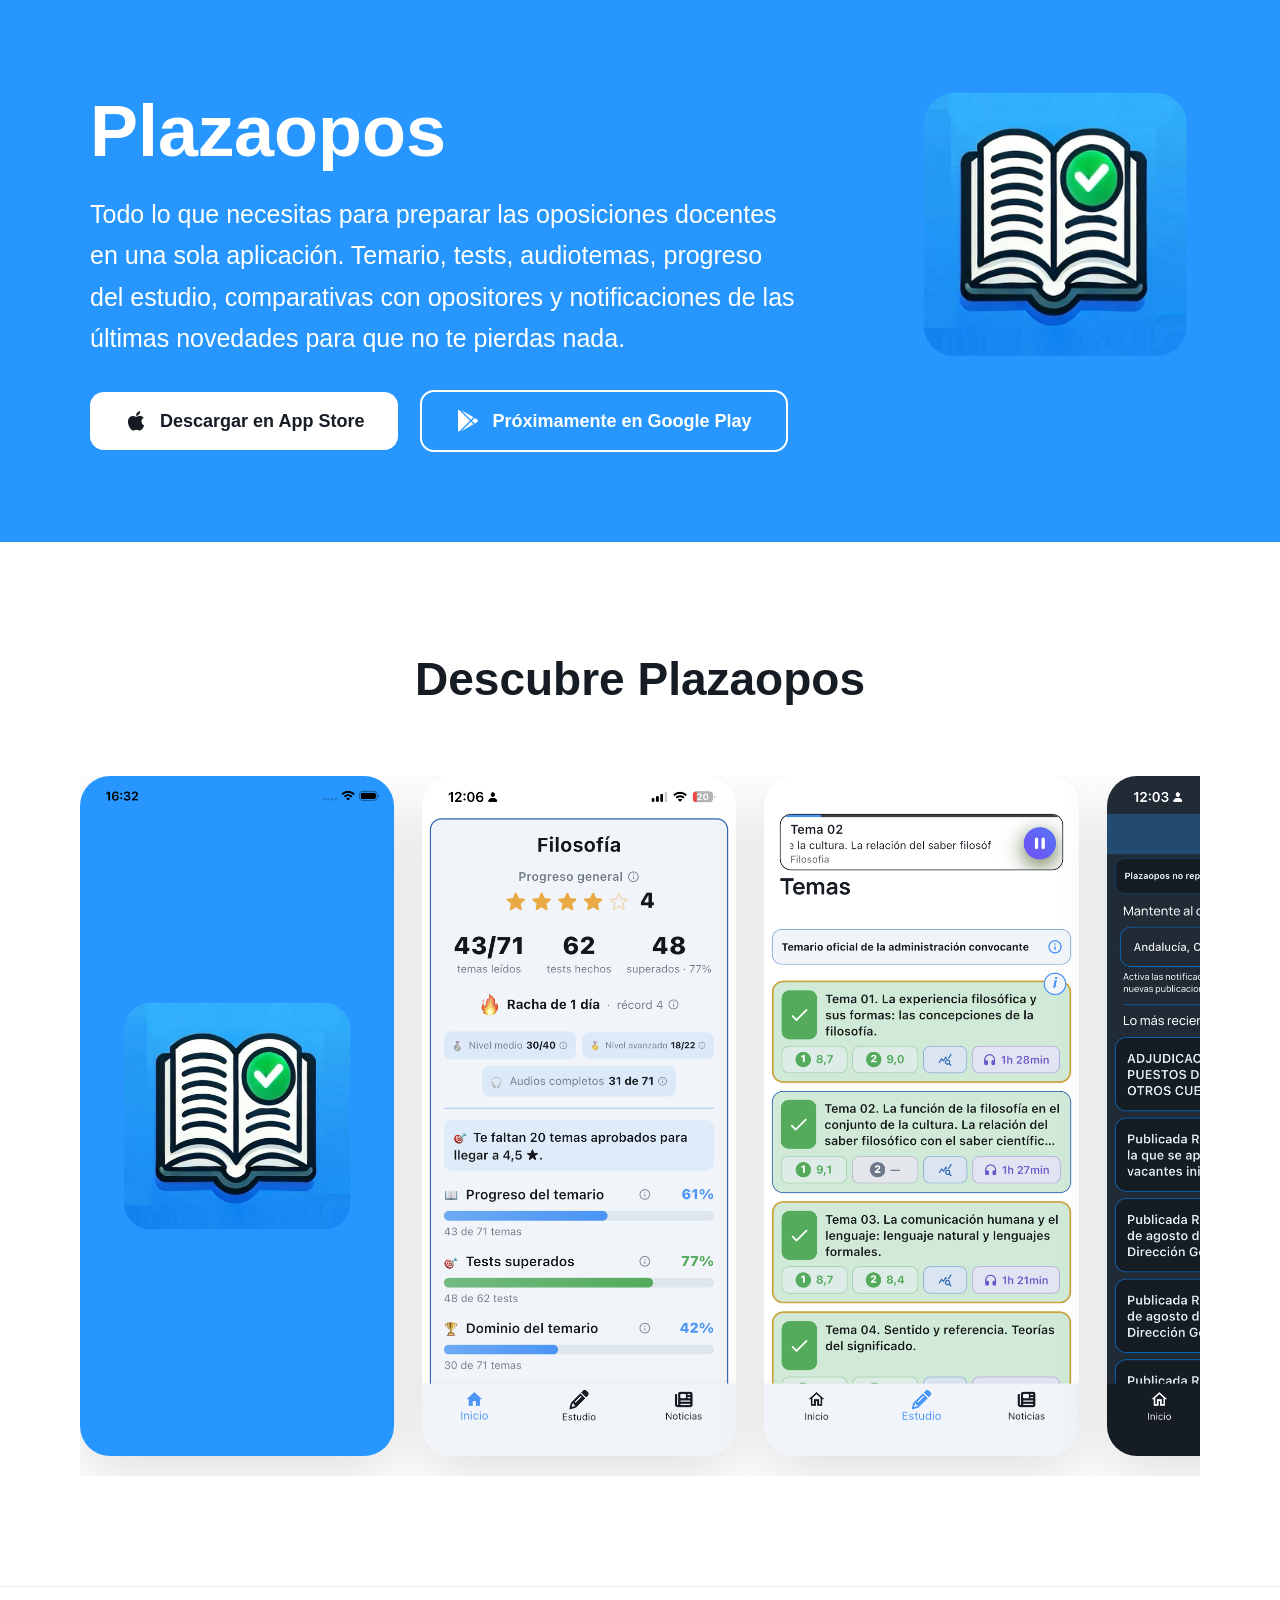
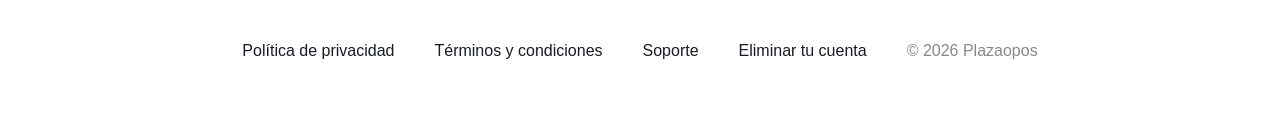
<file: index.html>
<!DOCTYPE html>
<html lang="es">


    
<head>

<meta charset="UTF-8">
<meta name="viewport" content="width=device-width, initial-scale=1">

<meta name="theme-color" content="#2797FF">

<title>Plazaopos</title>

<meta name="description"
content="Plazaopos es la aplicación para preparar oposiciones docentes con temario, tests, audiotemas, seguimiento del progreso y avisos de las últimas novedades para que no te pierdas nada.">

<link rel="stylesheet"
href="https://cdnjs.cloudflare.com/ajax/libs/font-awesome/6.7.2/css/all.min.css">

<link rel="stylesheet" href="style.css">


<meta property="og:title" content="Plazaopos">

<meta property="og:description"
content="Todo lo que necesitas para preparar las oposiciones docentes. Temario, tests, audiotemas, seguimiento del progreso y avisos de las últimas novedades para que no te pierdas nada.">

<meta property="og:site_name" content="Plazaopos">

<meta property="og:image:alt"
content="Plazaopos - Preparación de oposiciones docentes">

<meta property="og:image"
content="https://plazaopos.es/assets/share.png">

<meta property="og:image:type" content="image/png">
<meta property="og:image:width" content="1200">
<meta property="og:image:height" content="630">

<meta property="og:url"
content="https://plazaopos.es">

<meta property="og:type"
content="website">

<meta property="og:locale"
content="es_ES">

<meta name="twitter:card"
content="summary_large_image">
<meta name="twitter:site" content="@Plazaopos">

<meta name="twitter:title"
content="Plazaopos">

<meta name="twitter:description"
content="Todo lo que necesitas para preparar las oposiciones docentes.">

<meta name="twitter:image"
content="https://plazaopos.es/assets/share.png">

<link rel="icon"
href="/assets/favicon_32px.png"
type="image/png">

</head>

<body>

<section class="hero">

    <div class="hero-content">

        <div class="hero-left">

            <div class="hero-top">

    <div class="hero-text">

        <h1>Plazaopos</h1>

        <p class="subtitle">

            Todo lo que necesitas para preparar las oposiciones docentes en una sola aplicación.
            Temario, tests, audiotemas, progreso del estudio, comparativas con opositores y notificaciones de las últimas novedades para que no te pierdas nada.

        </p>

    </div>

    <img src="assets/logo_splash_350px.png"
         class="logo-splash"
         alt="Plazaopos">

</div>



            <div class="buttons">

    <a href="https://apps.apple.com/es/app/plazaopos/id6802785630"
       class="apple"
       target="_blank"
       rel="noopener">

        <i class="fa-brands fa-apple"></i>

        <span>Descargar en App Store</span>

    </a>

        <a href="#" class="google disabled" aria-disabled="true">

        <i class="fa-brands fa-google-play"></i>

        <span>Próximamente en Google Play</span>

    </a>

</div>




            

        </div>

    </div>

</section>






  

<section class="screens">

<h2>Descubre Plazaopos</h2>

<div class="gallery">

<img src="assets/iphone.png" alt="Plazaopos">
<img src="assets/captura1.png" alt="Captura 1">
<img src="assets/captura2.png" alt="Captura 2">
<img src="assets/captura3.png" alt="Captura 3">
<img src="assets/captura6.png" alt="Captura 6">
<img src="assets/captura4.png" alt="Captura 4">
<img src="assets/captura5.png" alt="Captura 5">
<img src="assets/captura7.png" alt="Captura 7">
<img src="assets/captura8.png" alt="Captura 8">

</div>

</section>

<footer>

<a href="privacy.html">Política de privacidad</a>

<a href="terms_conditions.html">Términos y condiciones</a>

<a href="support.html">Soporte</a>

<a href="eliminar-cuenta.html">Eliminar tu cuenta</a>

<p>© 2026 Plazaopos</p>

</footer>

</body>
</html>
</file>
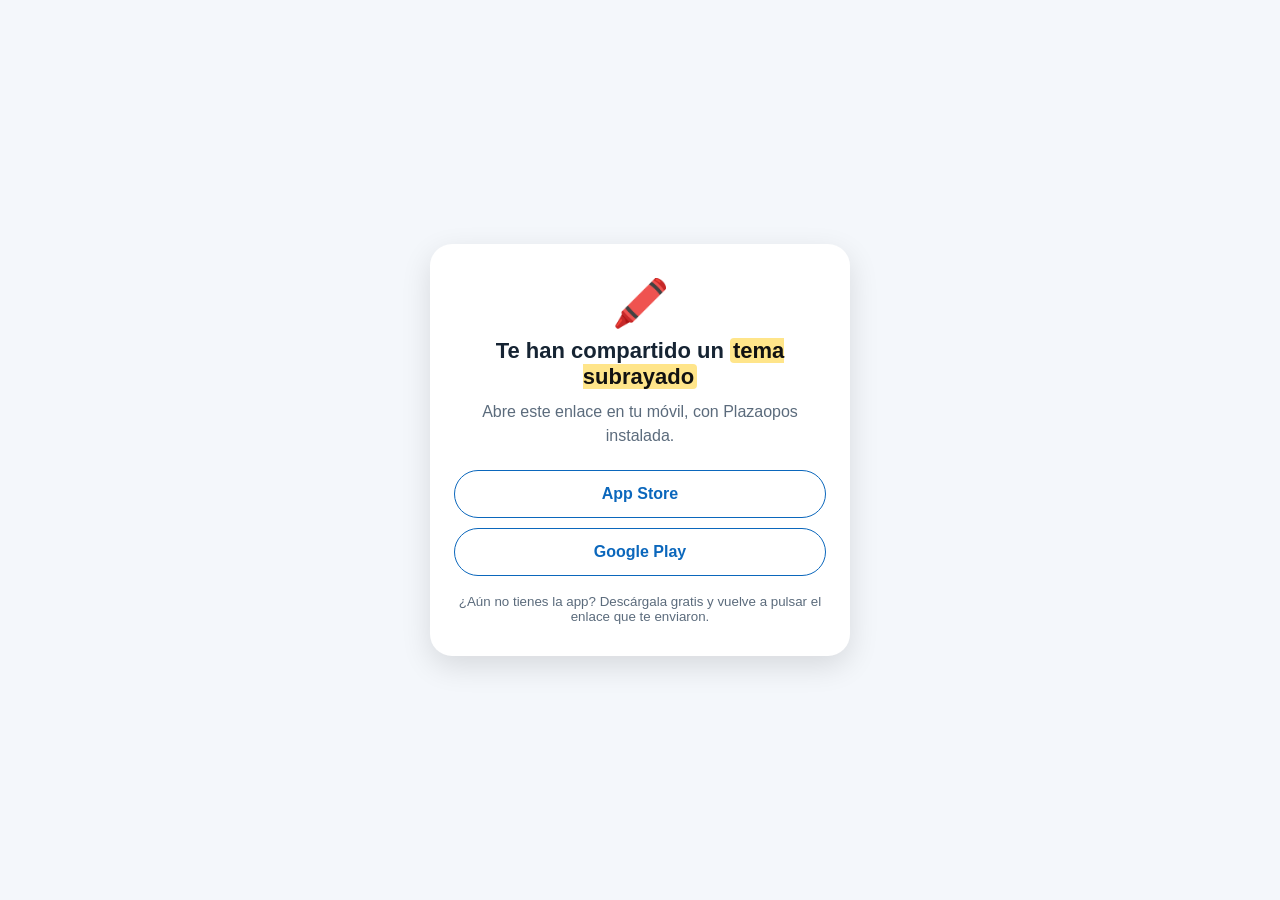
<file: compartido/index.html>
<!doctype html>
<html lang="es">
<head>
<meta charset="utf-8">
<meta name="viewport" content="width=device-width, initial-scale=1">
<title>Te han compartido un tema · Plazaopos</title>
<meta name="description" content="Abre este tema subrayado en Plazaopos, la app para preparar tus oposiciones.">
<meta property="og:title" content="Te han compartido un tema subrayado">
<meta property="og:description" content="Ábrelo en Plazaopos y estudia con sus subrayados.">
<meta property="og:site_name" content="Plazaopos">
<meta name="apple-itunes-app" content="app-id=6802785630">
<style>
  :root { --fondo:#F4F7FB; --tarjeta:#fff; --texto:#162433; --suave:#5B6B7C; --azul:#0B67BC; }
  @media (prefers-color-scheme: dark) { :root { --fondo:#161C24; --tarjeta:#212B36; --texto:#F1F5F9; --suave:#A3B1C2; } }
  * { box-sizing:border-box; }
  body { margin:0; min-height:100vh; display:flex; align-items:center; justify-content:center;
         background:var(--fondo); color:var(--texto); font-family:-apple-system,BlinkMacSystemFont,"Segoe UI",Roboto,sans-serif; padding:24px 16px; }
  .t { background:var(--tarjeta); border-radius:22px; padding:32px 24px; max-width:420px; width:100%; text-align:center;
       box-shadow:0 10px 30px rgba(0,0,0,.12); }
  .i { font-size:46px; margin-bottom:8px; }
  h1 { font-size:22px; margin:0 0 10px; }
  p { color:var(--suave); line-height:1.5; margin:0 0 22px; }
  mark { background:#FFE58A; color:#111; border-radius:4px; padding:0 3px; }
  a.b { display:block; text-decoration:none; font-weight:700; border-radius:999px; padding:14px; margin-top:10px; }
  .p { background:var(--azul); color:#fff; }
  .s { border:1.5px solid var(--azul); color:var(--azul); }
  small { display:block; margin-top:18px; color:var(--suave); }
</style>
</head>
<body>
<div class="t">
  <div class="i">🖍️</div>
  <h1>Te han compartido un <mark>tema subrayado</mark></h1>
  <p id="txt">Ábrelo en Plazaopos para estudiar con sus subrayados.</p>
  <a class="b p" id="abrir" href="#">Abrir en Plazaopos</a>
  <a class="b s" id="tienda" href="https://plazaopos.es/">Descargar Plazaopos</a>
  <small id="nota">¿Aún no tienes la app? Descárgala gratis y vuelve a pulsar el enlace que te enviaron.</small>
</div>
<script>
  (function () {
    var IOS = "https://apps.apple.com/es/app/plazaopos/id6802785630";
    var ANDROID = "https://play.google.com/store/apps/details?id=es.plazaopos.app";
    var q = location.search || "";
    var ua = navigator.userAgent || "";
    var esIos = /iPhone|iPad|iPod/i.test(ua) || (/Macintosh/.test(ua) && "ontouchend" in document);
    var esAndroid = /Android/i.test(ua);
    var abrir = document.getElementById("abrir"), tienda = document.getElementById("tienda");
    // Esquema propio de la app: abre la app aunque el enlace universal no haya saltado.
    var esquema = "plazaopos://plazaopos.com/compartido" + q;
    if (esAndroid) {
      // Chrome: abre la app si está instalada; si no, va solo a Google Play.
      var intent = "intent://plazaopos.com/compartido" + q +
        "#Intent;scheme=plazaopos;package=es.plazaopos.app;S.browser_fallback_url=" +
        encodeURIComponent(ANDROID) + ";end";
      abrir.href = intent;
      tienda.href = ANDROID; tienda.textContent = "Descargar en Google Play";
      setTimeout(function () { location.href = intent; }, 300);
    } else if (esIos) {
      abrir.href = esquema;
      tienda.href = IOS; tienda.textContent = "Descargar en App Store";
    } else {
      abrir.style.display = "none";
      tienda.href = IOS; tienda.textContent = "App Store";
      var g = tienda.cloneNode(true); g.href = ANDROID; g.textContent = "Google Play"; g.className = "b s";
      tienda.parentNode.insertBefore(g, document.getElementById("nota"));
      document.getElementById("txt").textContent = "Abre este enlace en tu móvil, con Plazaopos instalada.";
    }
  })();
</script>
</body>
</html>
</file>
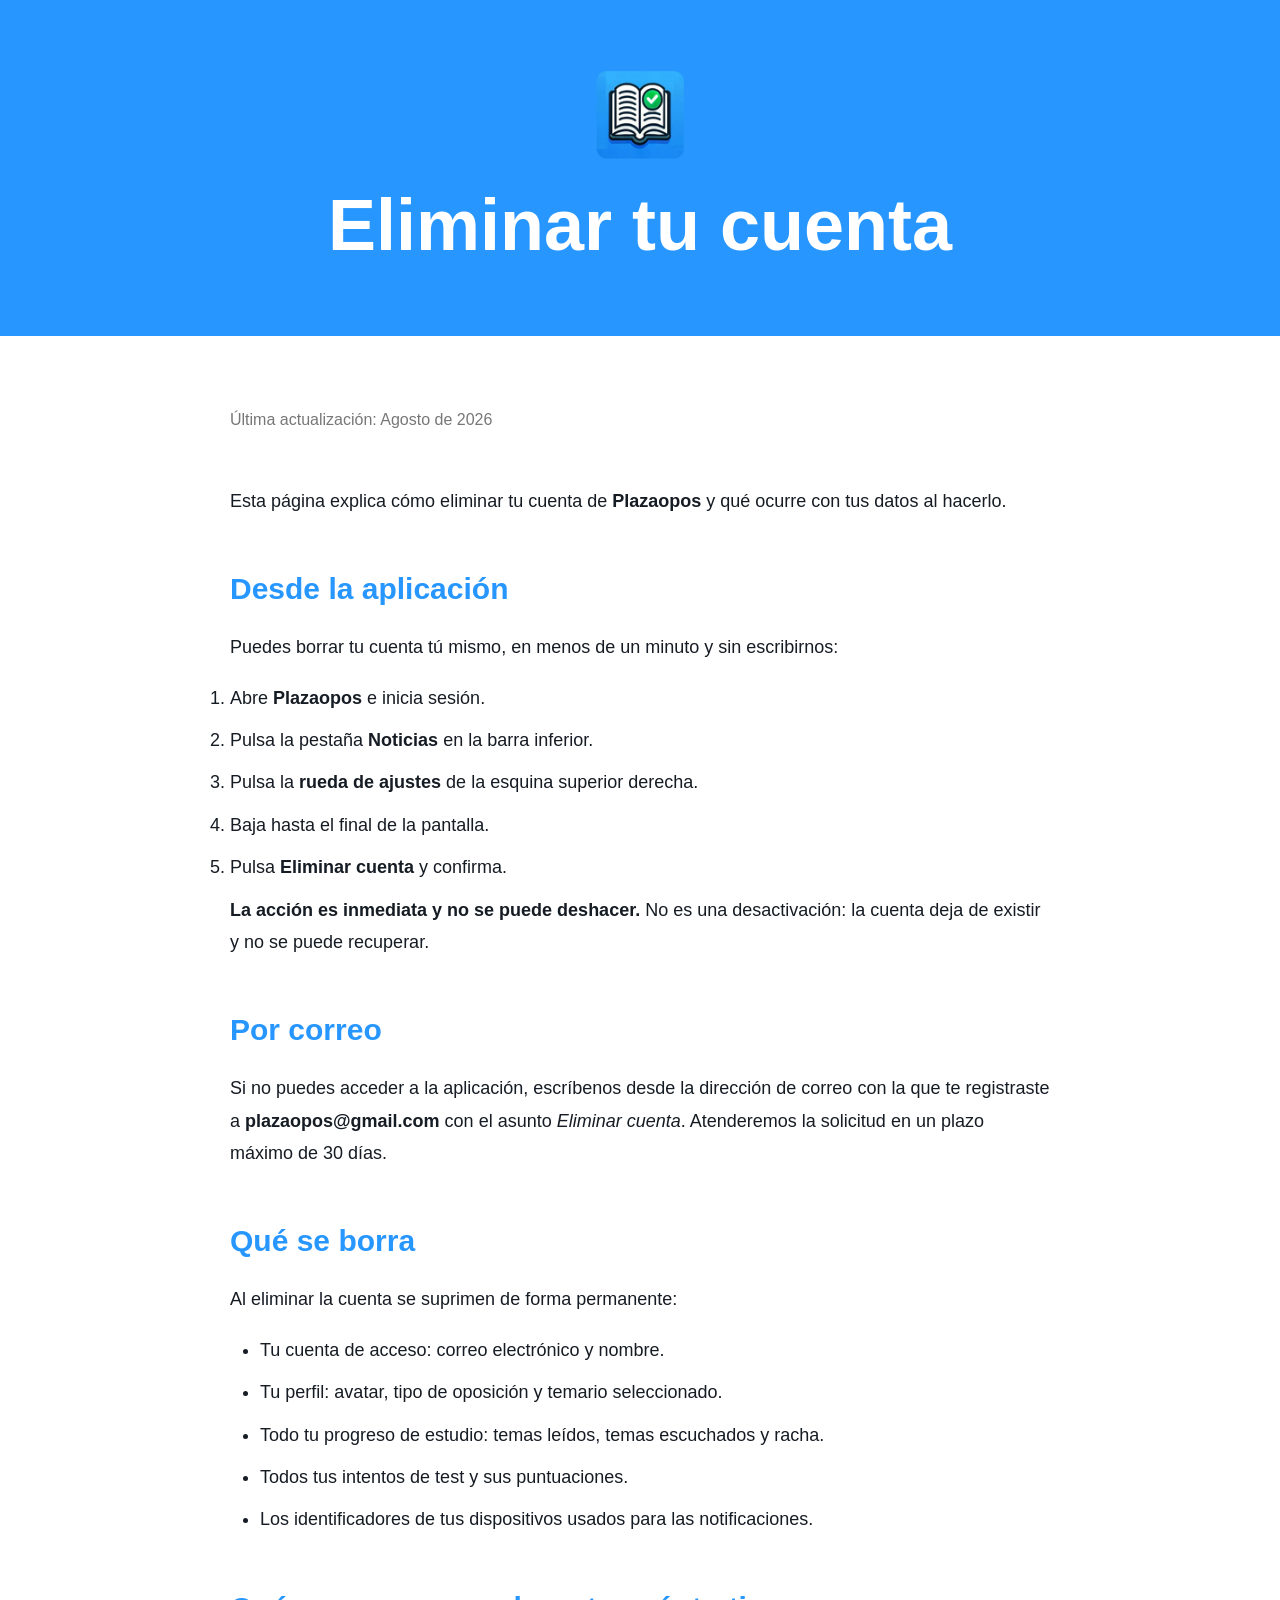
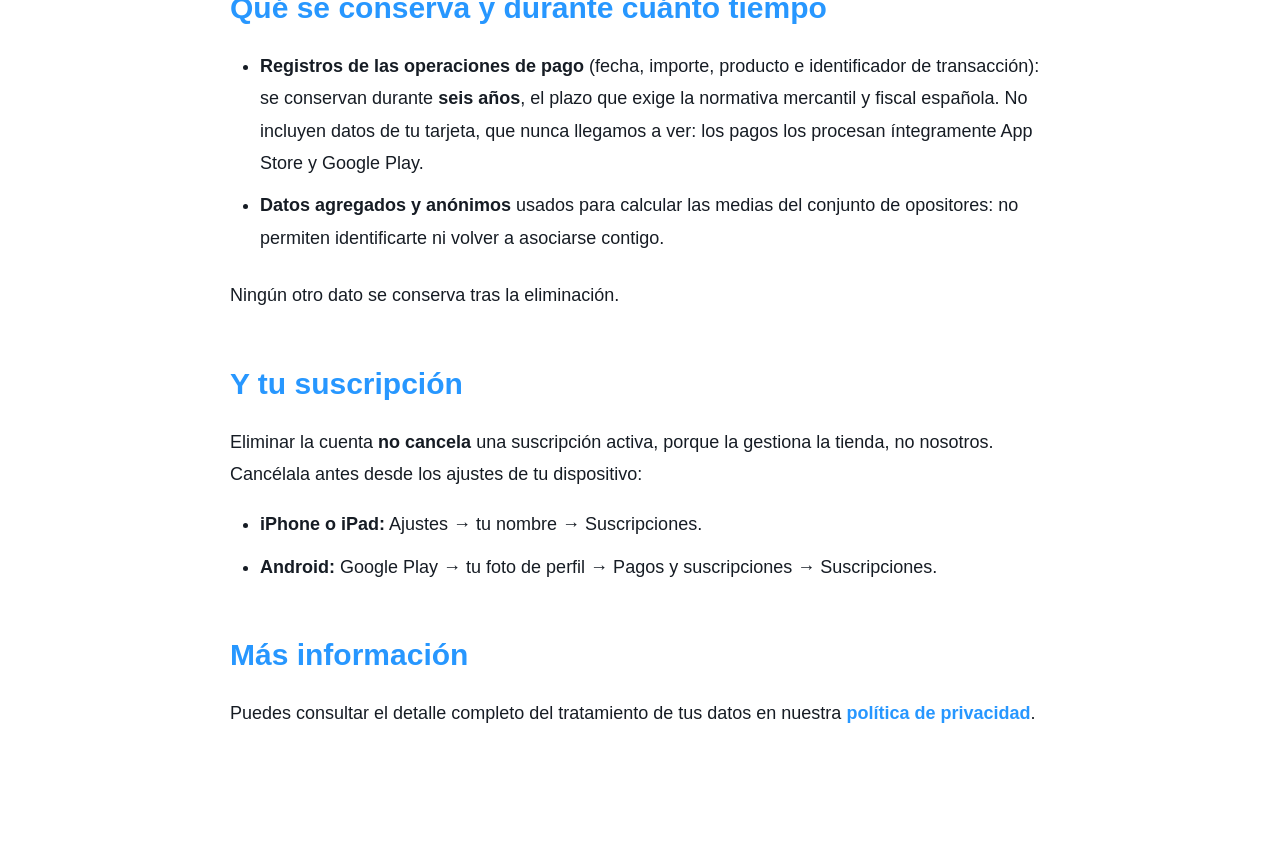
<file: eliminar-cuenta.html>
<!DOCTYPE html>
<html lang="es">

<head>

<meta name="viewport" content="width=device-width, initial-scale=1">

<meta charset="UTF-8">

<title>Eliminar tu cuenta | Plazaopos</title>

<link rel="stylesheet" href="style.css">

</head>

<body>

<header style="background:#2797ff;padding:70px 0;text-align:center;">

<img src="assets/logo_splash_100px.png"
     style="height:90px;width:auto;margin-bottom:20px;">

<h1 style="color:white;margin:0;">Eliminar tu cuenta</h1>

</header>

<div class="page">

<p class="fecha">
Última actualización: Agosto de 2026
</p>

<p>
Esta página explica cómo eliminar tu cuenta de <strong>Plazaopos</strong>
y qué ocurre con tus datos al hacerlo.
</p>


<h2>Desde la aplicación</h2>

<p>
Puedes borrar tu cuenta tú mismo, en menos de un minuto y sin
escribirnos:
</p>

<ol>
<li>Abre <strong>Plazaopos</strong> e inicia sesión.</li>
<li>Pulsa la pestaña <strong>Noticias</strong> en la barra inferior.</li>
<li>Pulsa la <strong>rueda de ajustes</strong> de la esquina superior
derecha.</li>
<li>Baja hasta el final de la pantalla.</li>
<li>Pulsa <strong>Eliminar cuenta</strong> y confirma.</li>
</ol>

<p>
<strong>La acción es inmediata y no se puede deshacer.</strong> No es
una desactivación: la cuenta deja de existir y no se puede recuperar.
</p>


<h2>Por correo</h2>

<p>
Si no puedes acceder a la aplicación, escríbenos desde la dirección de
correo con la que te registraste a
<strong>plazaopos@gmail.com</strong> con el asunto
<em>Eliminar cuenta</em>. Atenderemos la solicitud en un plazo máximo
de 30 días.
</p>


<h2>Qué se borra</h2>

<p>
Al eliminar la cuenta se suprimen de forma permanente:
</p>

<ul>
<li>Tu cuenta de acceso: correo electrónico y nombre.</li>
<li>Tu perfil: avatar, tipo de oposición y temario seleccionado.</li>
<li>Todo tu progreso de estudio: temas leídos, temas escuchados y
racha.</li>
<li>Todos tus intentos de test y sus puntuaciones.</li>
<li>Los identificadores de tus dispositivos usados para las
notificaciones.</li>
</ul>


<h2>Qué se conserva y durante cuánto tiempo</h2>

<ul>
<li><strong>Registros de las operaciones de pago</strong> (fecha,
importe, producto e identificador de transacción): se conservan
durante <strong>seis años</strong>, el plazo que exige la normativa
mercantil y fiscal española. No incluyen datos de tu tarjeta, que
nunca llegamos a ver: los pagos los procesan íntegramente App Store y
Google Play.</li>
<li><strong>Datos agregados y anónimos</strong> usados para calcular
las medias del conjunto de opositores: no permiten identificarte ni
volver a asociarse contigo.</li>
</ul>

<p>
Ningún otro dato se conserva tras la eliminación.
</p>


<h2>Y tu suscripción</h2>

<p>
Eliminar la cuenta <strong>no cancela</strong> una suscripción activa,
porque la gestiona la tienda, no nosotros. Cancélala antes desde los
ajustes de tu dispositivo:
</p>

<ul>
<li><strong>iPhone o iPad:</strong> Ajustes → tu nombre →
Suscripciones.</li>
<li><strong>Android:</strong> Google Play → tu foto de perfil → Pagos y
suscripciones → Suscripciones.</li>
</ul>


<h2>Más información</h2>

<p>
Puedes consultar el detalle completo del tratamiento de tus datos en
nuestra <a href="privacidad.html">política de privacidad</a>.
</p>

</div>

</body>

</html>
</file>
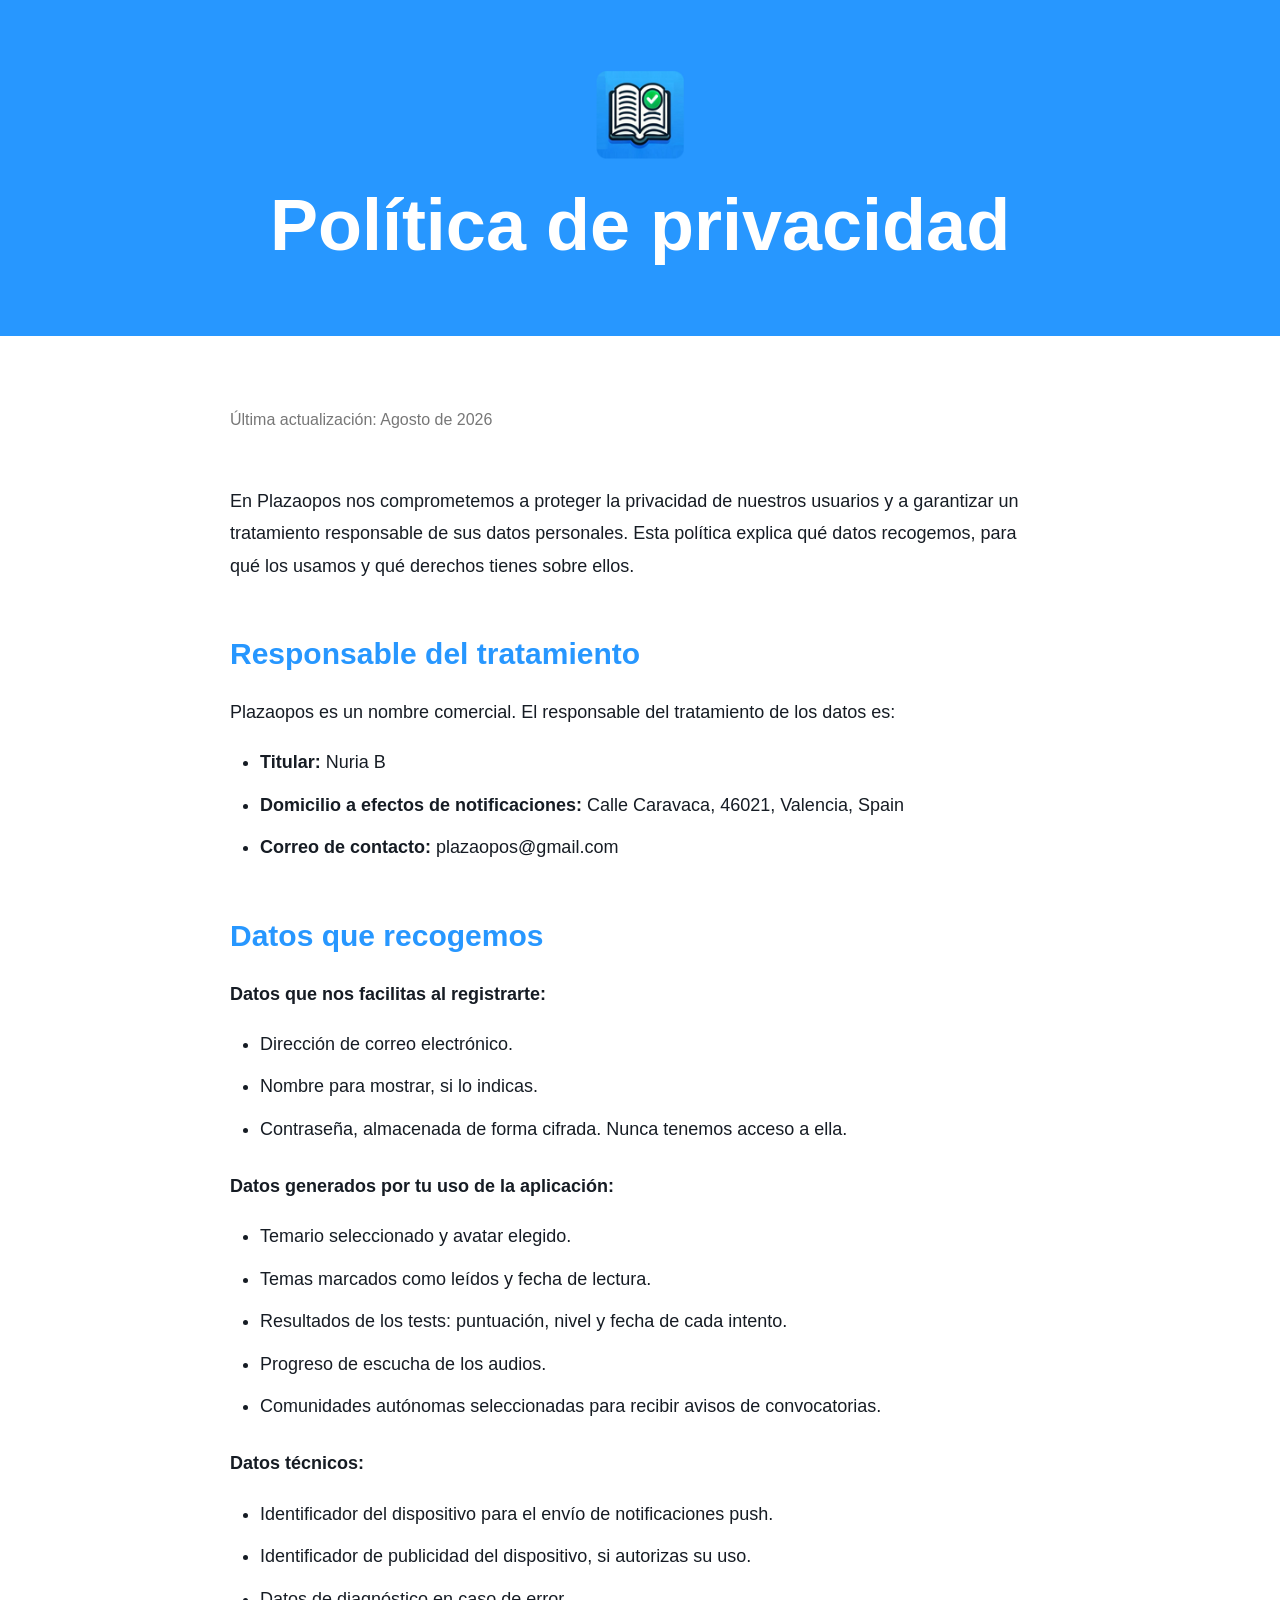
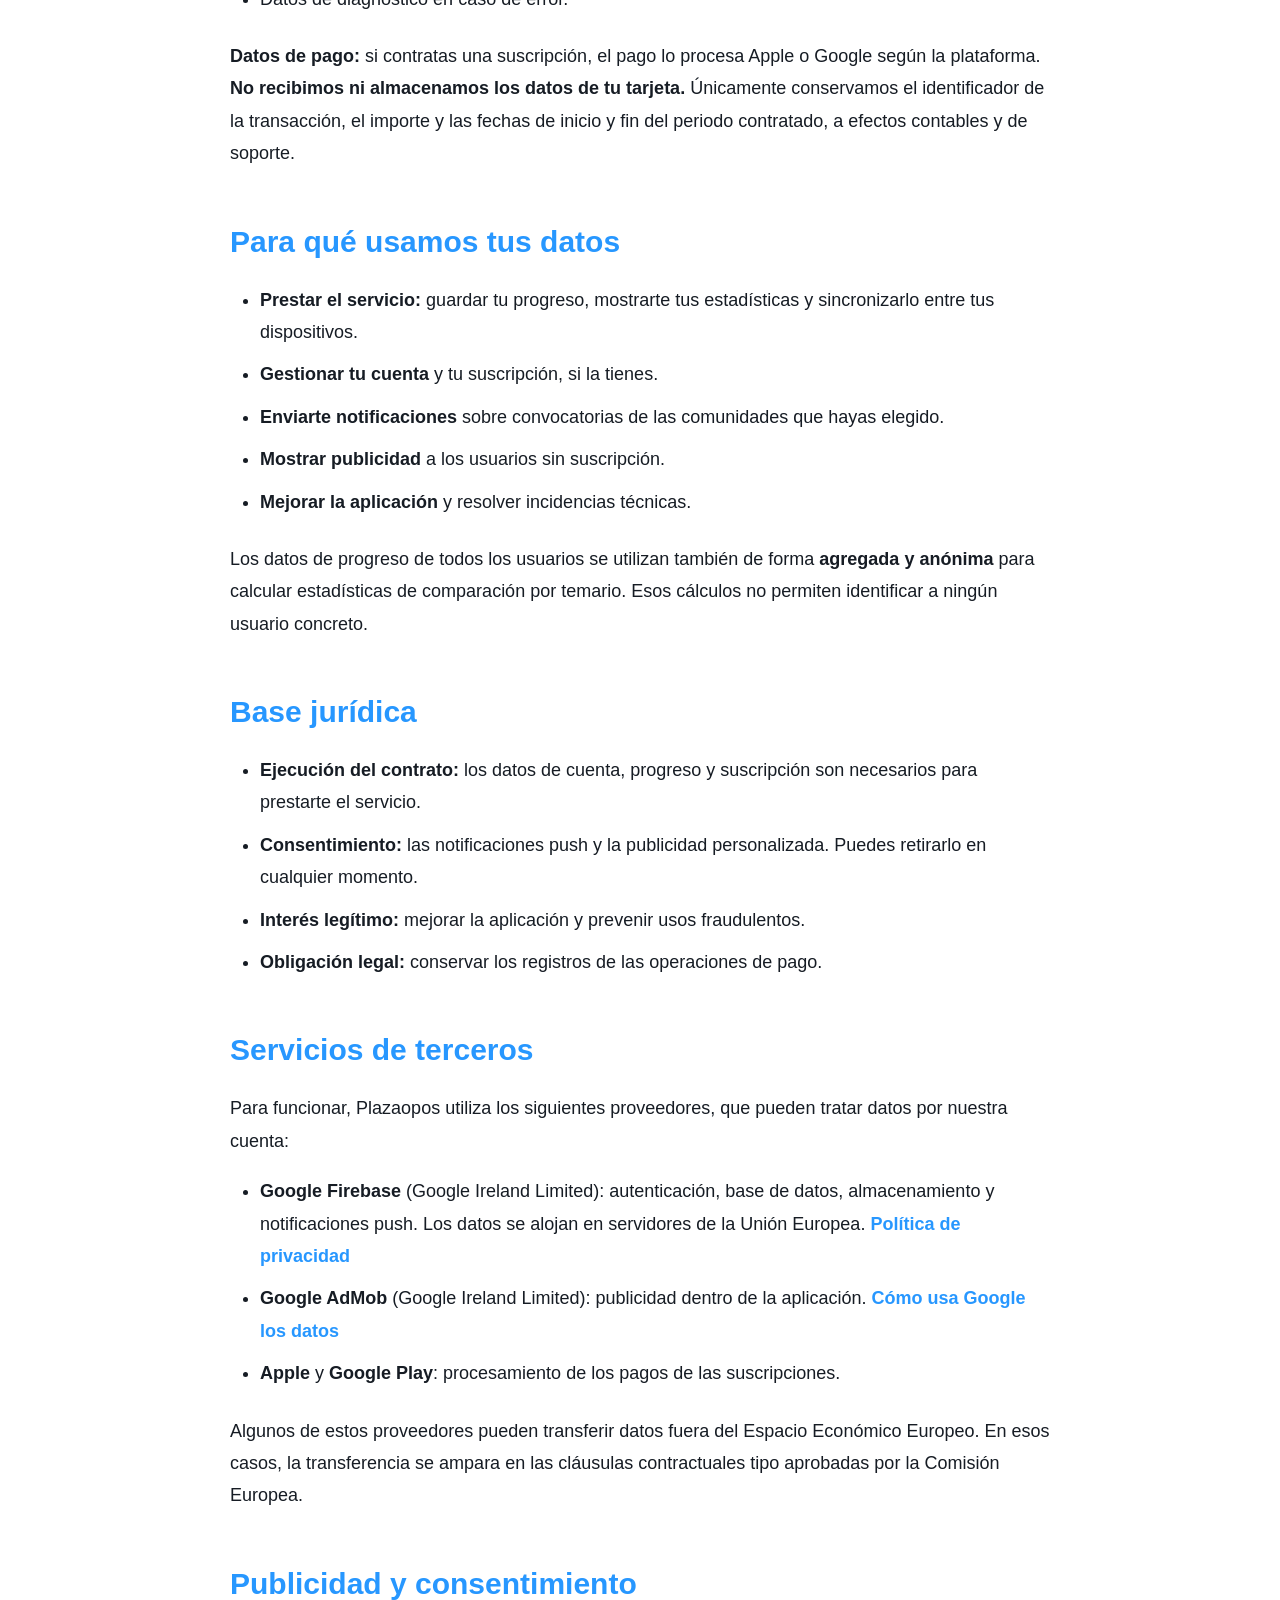
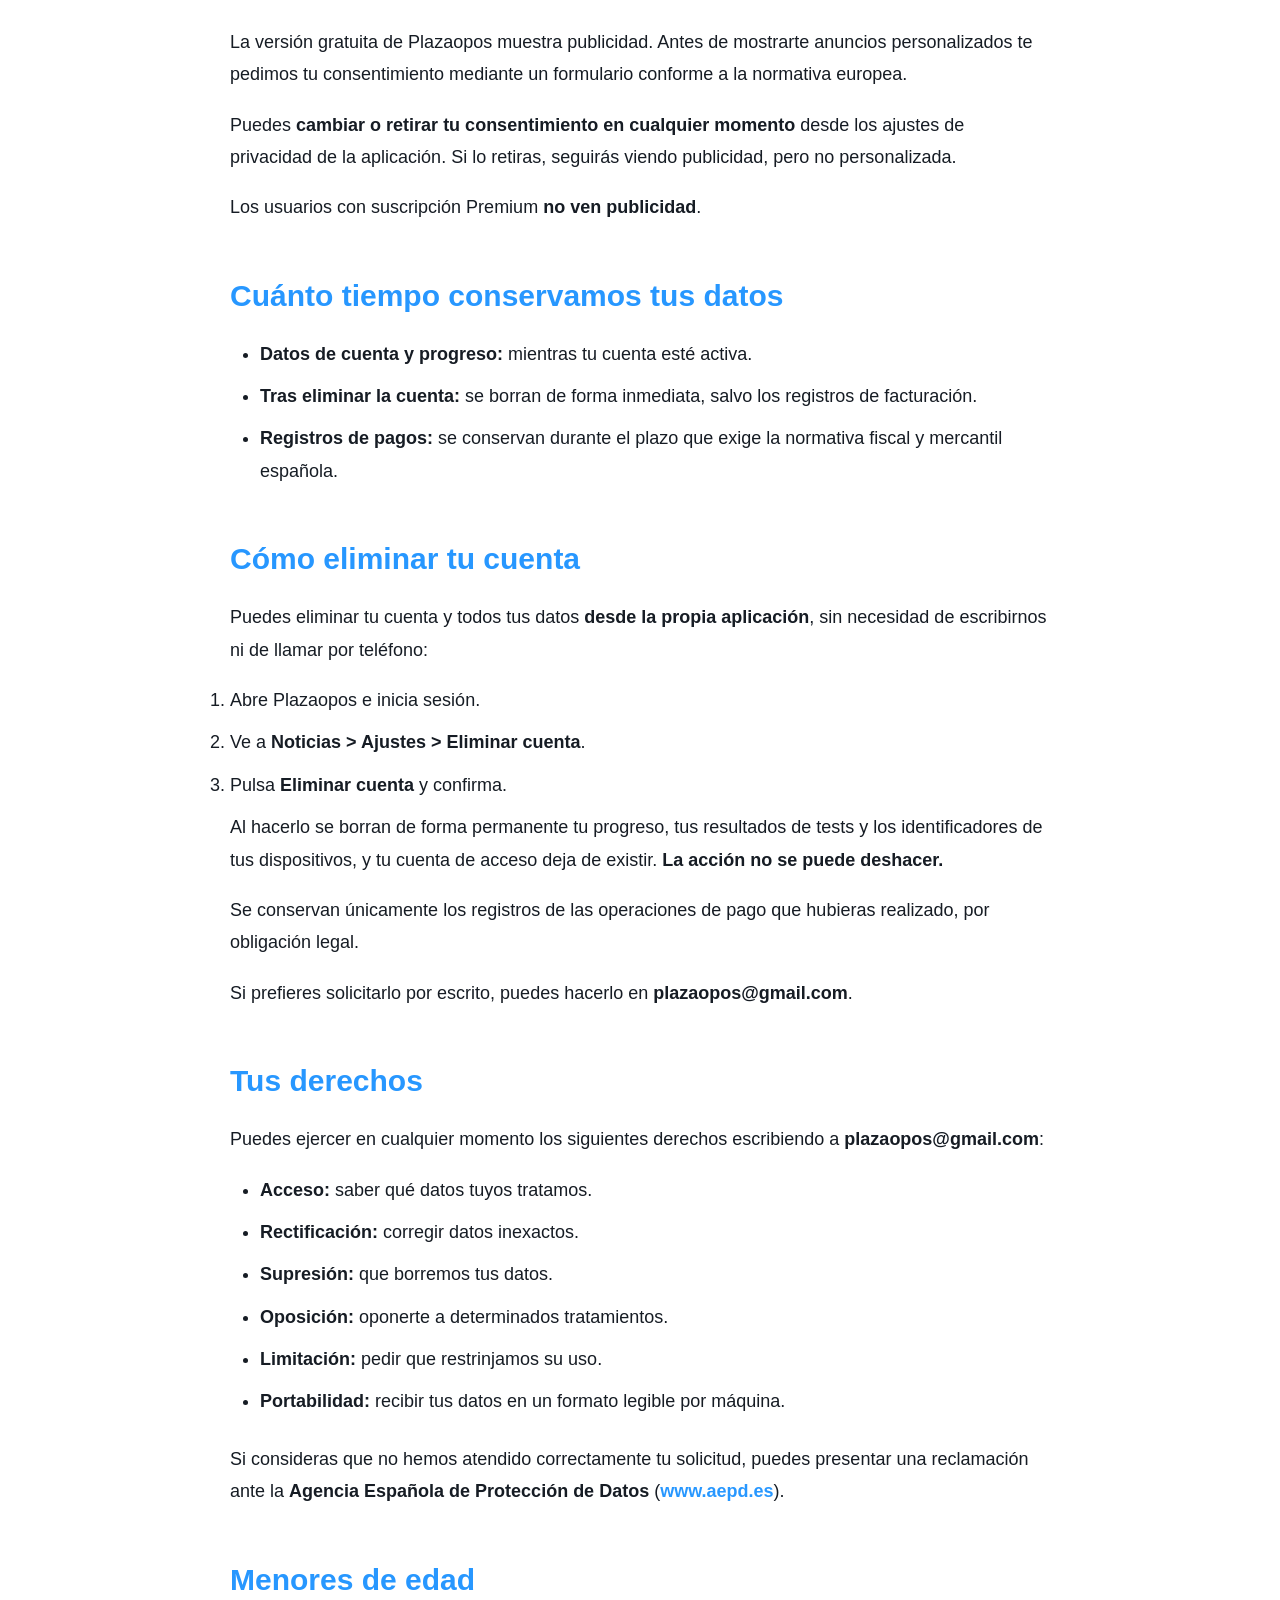
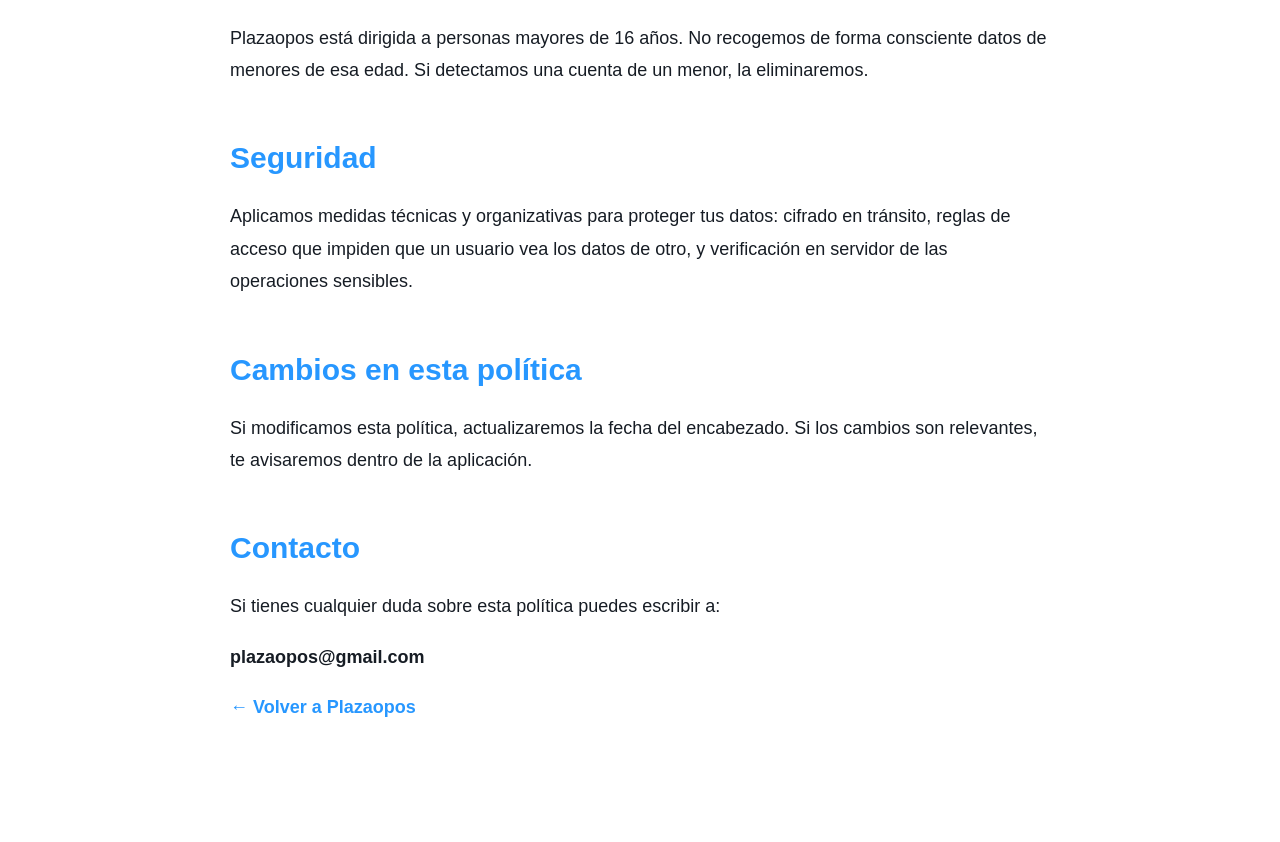
<file: privacy.html>
<!DOCTYPE html>
<html lang="es">

<head>

<meta name="viewport" content="width=device-width, initial-scale=1">

<meta charset="UTF-8">

<title>Política de privacidad | Plazaopos</title>

<link rel="stylesheet" href="style.css">

</head>

<body>

<header style="background:#2797ff;padding:70px 0;text-align:center;">

<img src="assets/logo_splash_100px.png"
     style="height:90px;width:auto;margin-bottom:20px;">

<h1 style="color:white;margin:0;">Política de privacidad</h1>

</header>

<div class="page">

<p class="fecha">
Última actualización: Agosto de 2026
</p>

<p>
En Plazaopos nos comprometemos a proteger la privacidad de nuestros
usuarios y a garantizar un tratamiento responsable de sus datos
personales. Esta política explica qué datos recogemos, para qué los
usamos y qué derechos tienes sobre ellos.
</p>


<h2>Responsable del tratamiento</h2>

<p>
Plazaopos es un nombre comercial. El responsable del tratamiento de
los datos es:
</p>

<ul>
<li><strong>Titular:</strong> Nuria B </li>
<li><strong>Domicilio a efectos de notificaciones:</strong> Calle Caravaca, 46021, Valencia, Spain </li>
<li><strong>Correo de contacto:</strong> plazaopos@gmail.com</li>
</ul>


<h2>Datos que recogemos</h2>

<p><strong>Datos que nos facilitas al registrarte:</strong></p>

<ul>
<li>Dirección de correo electrónico.</li>
<li>Nombre para mostrar, si lo indicas.</li>
<li>Contraseña, almacenada de forma cifrada. Nunca tenemos acceso a ella.</li>
</ul>

<p><strong>Datos generados por tu uso de la aplicación:</strong></p>

<ul>
<li>Temario seleccionado y avatar elegido.</li>
<li>Temas marcados como leídos y fecha de lectura.</li>
<li>Resultados de los tests: puntuación, nivel y fecha de cada intento.</li>
<li>Progreso de escucha de los audios.</li>
<li>Comunidades autónomas seleccionadas para recibir avisos de convocatorias.</li>
</ul>

<p><strong>Datos técnicos:</strong></p>

<ul>
<li>Identificador del dispositivo para el envío de notificaciones push.</li>
<li>Identificador de publicidad del dispositivo, si autorizas su uso.</li>
<li>Datos de diagnóstico en caso de error.</li>
</ul>

<p><strong>Datos de pago:</strong> si contratas una suscripción, el pago
lo procesa Apple o Google según la plataforma. <strong>No recibimos ni
almacenamos los datos de tu tarjeta.</strong> Únicamente conservamos el
identificador de la transacción, el importe y las fechas de inicio y fin
del periodo contratado, a efectos contables y de soporte.</p>


<h2>Para qué usamos tus datos</h2>

<ul>
<li><strong>Prestar el servicio:</strong> guardar tu progreso, mostrarte
tus estadísticas y sincronizarlo entre tus dispositivos.</li>
<li><strong>Gestionar tu cuenta</strong> y tu suscripción, si la tienes.</li>
<li><strong>Enviarte notificaciones</strong> sobre convocatorias de las
comunidades que hayas elegido.</li>
<li><strong>Mostrar publicidad</strong> a los usuarios sin suscripción.</li>
<li><strong>Mejorar la aplicación</strong> y resolver incidencias técnicas.</li>
</ul>

<p>
Los datos de progreso de todos los usuarios se utilizan también de forma
<strong>agregada y anónima</strong> para calcular estadísticas de
comparación por temario. Esos cálculos no permiten identificar a ningún
usuario concreto.
</p>


<h2>Base jurídica</h2>

<ul>
<li><strong>Ejecución del contrato:</strong> los datos de cuenta,
progreso y suscripción son necesarios para prestarte el servicio.</li>
<li><strong>Consentimiento:</strong> las notificaciones push y la
publicidad personalizada. Puedes retirarlo en cualquier momento.</li>
<li><strong>Interés legítimo:</strong> mejorar la aplicación y prevenir
usos fraudulentos.</li>
<li><strong>Obligación legal:</strong> conservar los registros de las
operaciones de pago.</li>
</ul>


<h2>Servicios de terceros</h2>

<p>
Para funcionar, Plazaopos utiliza los siguientes proveedores, que pueden
tratar datos por nuestra cuenta:
</p>

<ul>
<li><strong>Google Firebase</strong> (Google Ireland Limited):
autenticación, base de datos, almacenamiento y notificaciones push.
Los datos se alojan en servidores de la Unión Europea.
<a href="https://firebase.google.com/support/privacy">Política de privacidad</a></li>

<li><strong>Google AdMob</strong> (Google Ireland Limited): publicidad
dentro de la aplicación.
<a href="https://policies.google.com/technologies/partner-sites">Cómo usa Google los datos</a></li>

<li><strong>Apple</strong> y <strong>Google Play</strong>: procesamiento
de los pagos de las suscripciones.</li>
</ul>

<p>
Algunos de estos proveedores pueden transferir datos fuera del Espacio
Económico Europeo. En esos casos, la transferencia se ampara en las
cláusulas contractuales tipo aprobadas por la Comisión Europea.
</p>


<h2>Publicidad y consentimiento</h2>

<p>
La versión gratuita de Plazaopos muestra publicidad. Antes de mostrarte
anuncios personalizados te pedimos tu consentimiento mediante un
formulario conforme a la normativa europea.
</p>

<p>
Puedes <strong>cambiar o retirar tu consentimiento en cualquier
momento</strong> desde los ajustes de privacidad de la aplicación. Si lo
retiras, seguirás viendo publicidad, pero no personalizada.
</p>

<p>
Los usuarios con suscripción Premium <strong>no ven publicidad</strong>.
</p>


<h2>Cuánto tiempo conservamos tus datos</h2>

<ul>
<li><strong>Datos de cuenta y progreso:</strong> mientras tu cuenta esté
activa.</li>
<li><strong>Tras eliminar la cuenta:</strong> se borran de forma
inmediata, salvo los registros de facturación.</li>
<li><strong>Registros de pagos:</strong> se conservan durante el plazo
que exige la normativa fiscal y mercantil española.</li>
</ul>


<h2>Cómo eliminar tu cuenta</h2>

<p>
Puedes eliminar tu cuenta y todos tus datos <strong>desde la propia
aplicación</strong>, sin necesidad de escribirnos ni de llamar por
teléfono:
</p>

<ol>
<li>Abre Plazaopos e inicia sesión.</li>
<li>Ve a <strong>Noticias > Ajustes > Eliminar cuenta</strong>.</li>
<li>Pulsa <strong>Eliminar cuenta</strong> y confirma.</li>
</ol>

<p>
Al hacerlo se borran de forma permanente tu progreso, tus resultados de
tests y los identificadores de tus dispositivos, y tu cuenta de acceso
deja de existir. <strong>La acción no se puede deshacer.</strong>
</p>

<p>
Se conservan únicamente los registros de las operaciones de pago que
hubieras realizado, por obligación legal.
</p>

<p>
Si prefieres solicitarlo por escrito, puedes hacerlo en
<strong>plazaopos@gmail.com</strong>.
</p>


<h2>Tus derechos</h2>

<p>
Puedes ejercer en cualquier momento los siguientes derechos escribiendo
a <strong>plazaopos@gmail.com</strong>:
</p>

<ul>
<li><strong>Acceso:</strong> saber qué datos tuyos tratamos.</li>
<li><strong>Rectificación:</strong> corregir datos inexactos.</li>
<li><strong>Supresión:</strong> que borremos tus datos.</li>
<li><strong>Oposición:</strong> oponerte a determinados tratamientos.</li>
<li><strong>Limitación:</strong> pedir que restrinjamos su uso.</li>
<li><strong>Portabilidad:</strong> recibir tus datos en un formato
legible por máquina.</li>
</ul>

<p>
Si consideras que no hemos atendido correctamente tu solicitud, puedes
presentar una reclamación ante la <strong>Agencia Española de Protección
de Datos</strong> (<a href="https://www.aepd.es">www.aepd.es</a>).
</p>


<h2>Menores de edad</h2>

<p>
Plazaopos está dirigida a personas mayores de 16 años. No recogemos de
forma consciente datos de menores de esa edad. Si detectamos una cuenta
de un menor, la eliminaremos.
</p>


<h2>Seguridad</h2>

<p>
Aplicamos medidas técnicas y organizativas para proteger tus datos:
cifrado en tránsito, reglas de acceso que impiden que un usuario vea los
datos de otro, y verificación en servidor de las operaciones sensibles.
</p>


<h2>Cambios en esta política</h2>

<p>
Si modificamos esta política, actualizaremos la fecha del encabezado. Si
los cambios son relevantes, te avisaremos dentro de la aplicación.
</p>


<h2>Contacto</h2>

<p>
Si tienes cualquier duda sobre esta política puedes escribir a:
</p>

<p>
<strong>plazaopos@gmail.com</strong>
</p>

<p>
<a href="index.html">← Volver a Plazaopos</a>
</p>

</div>

</body>

</html>
</file>
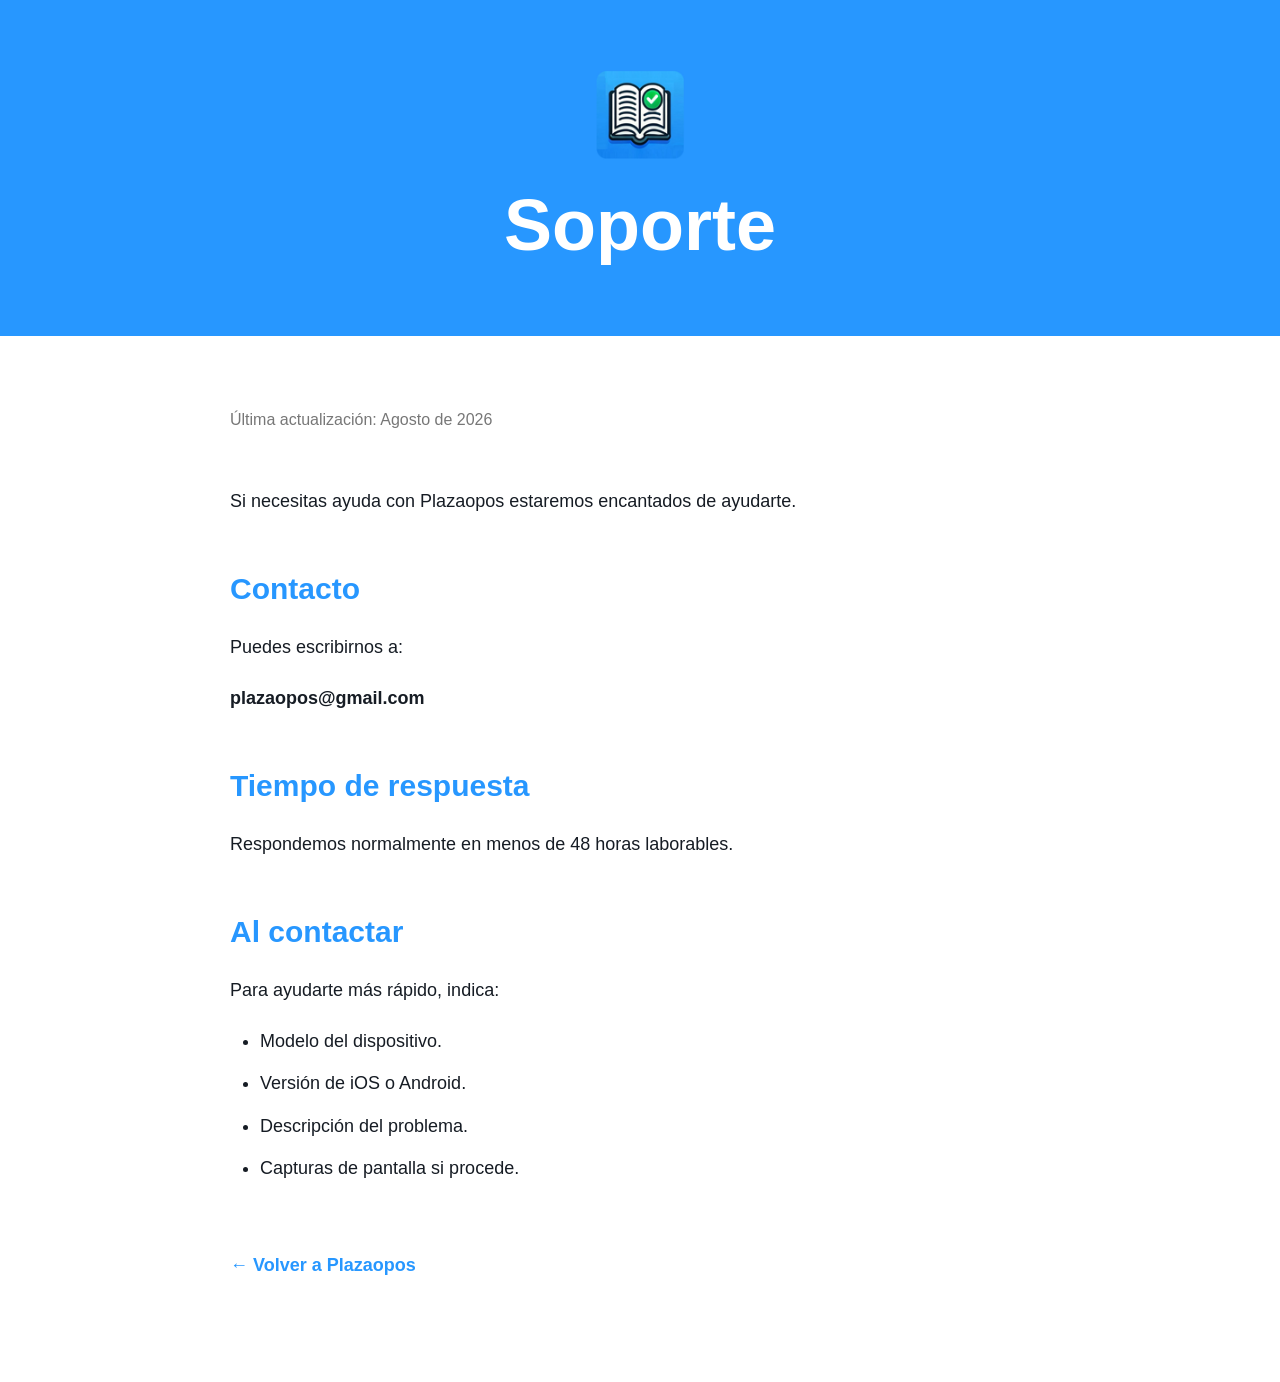
<file: support.html>
<!DOCTYPE html>
<html lang="es">

<head>

<meta name="viewport" content="width=device-width, initial-scale=1">

<meta charset="UTF-8">
<meta name="viewport" content="width=device-width, initial-scale=1">

<title>Soporte | Plazaopos</title>

<link rel="stylesheet" href="style.css">

</head>

<body>

<header style="background:#2797ff;padding:70px 0;text-align:center;">

<img src="assets/logo_splash_100px.png"
     style="height:90px;width:auto;margin-bottom:20px;">

<h1 style="color:white;margin:0;">Soporte</h1>

</header>

<div class="page">

<p class="fecha">

Última actualización: Agosto de 2026

</p>

<p>

Si necesitas ayuda con Plazaopos estaremos encantados de ayudarte.

</p>

<h2>Contacto</h2>

<p>

Puedes escribirnos a:

</p>

<p>

<strong>plazaopos@gmail.com</strong>

</p>

<h2>Tiempo de respuesta</h2>

<p>

Respondemos normalmente en menos de 48 horas laborables.

</p>

<h2>Al contactar</h2>

<p>

Para ayudarte más rápido, indica:

</p>

<ul>

<li>Modelo del dispositivo.</li>

<li>Versión de iOS o Android.</li>

<li>Descripción del problema.</li>

<li>Capturas de pantalla si procede.</li>

</ul>

<a class="volver" href="index.html">
← Volver a Plazaopos
</a>

</div>
</file>
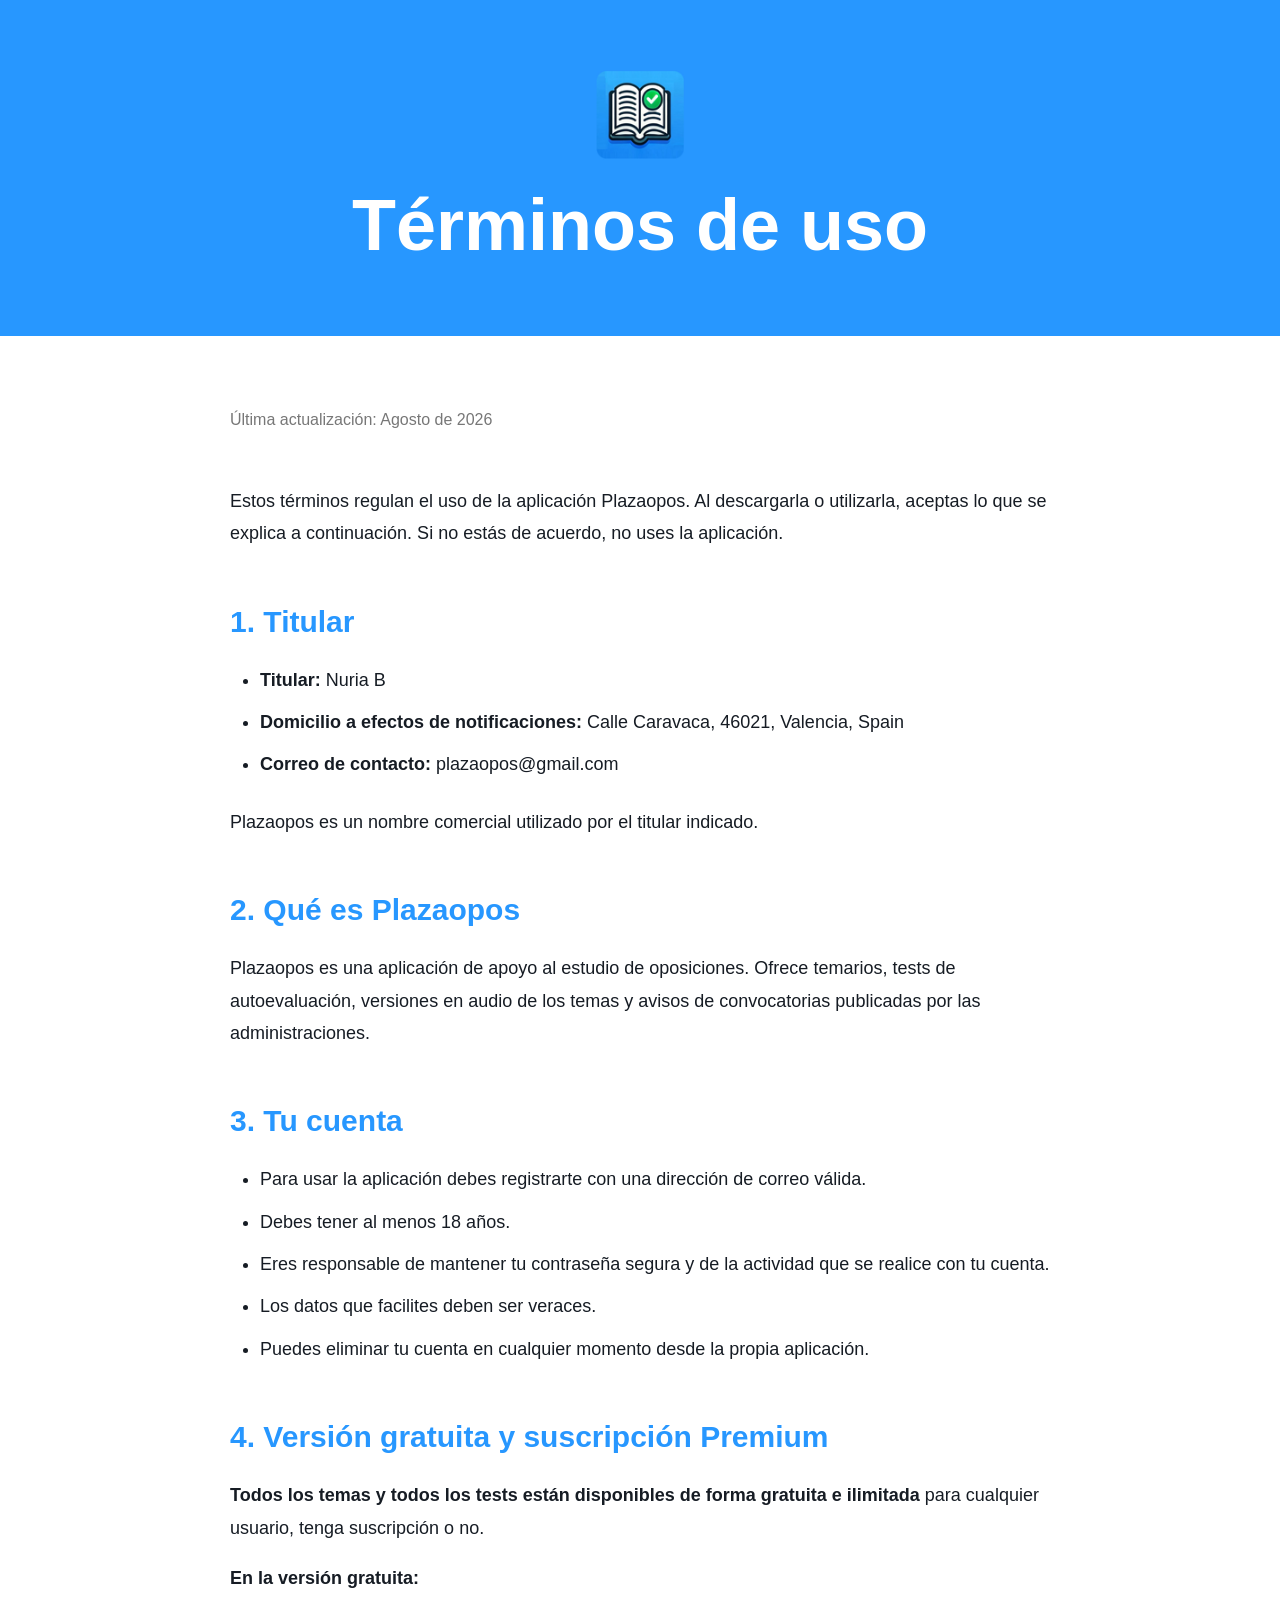
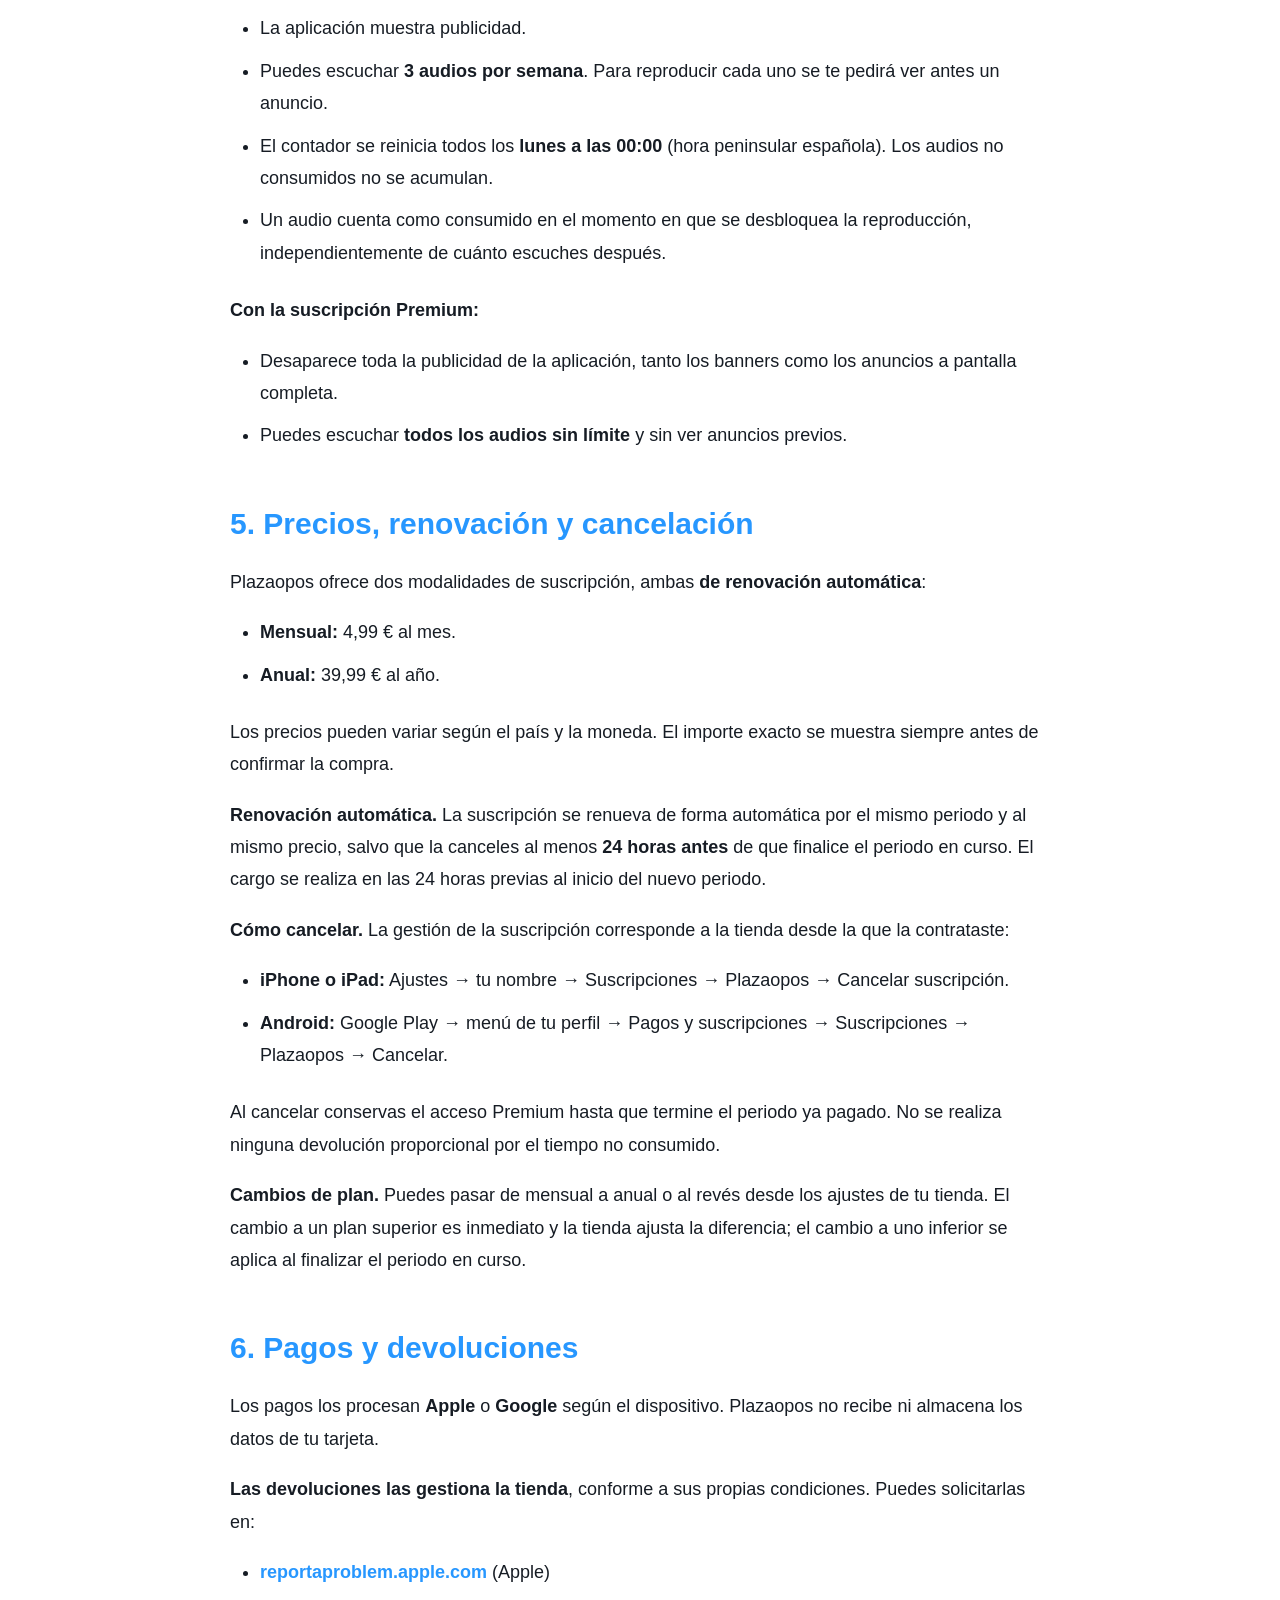
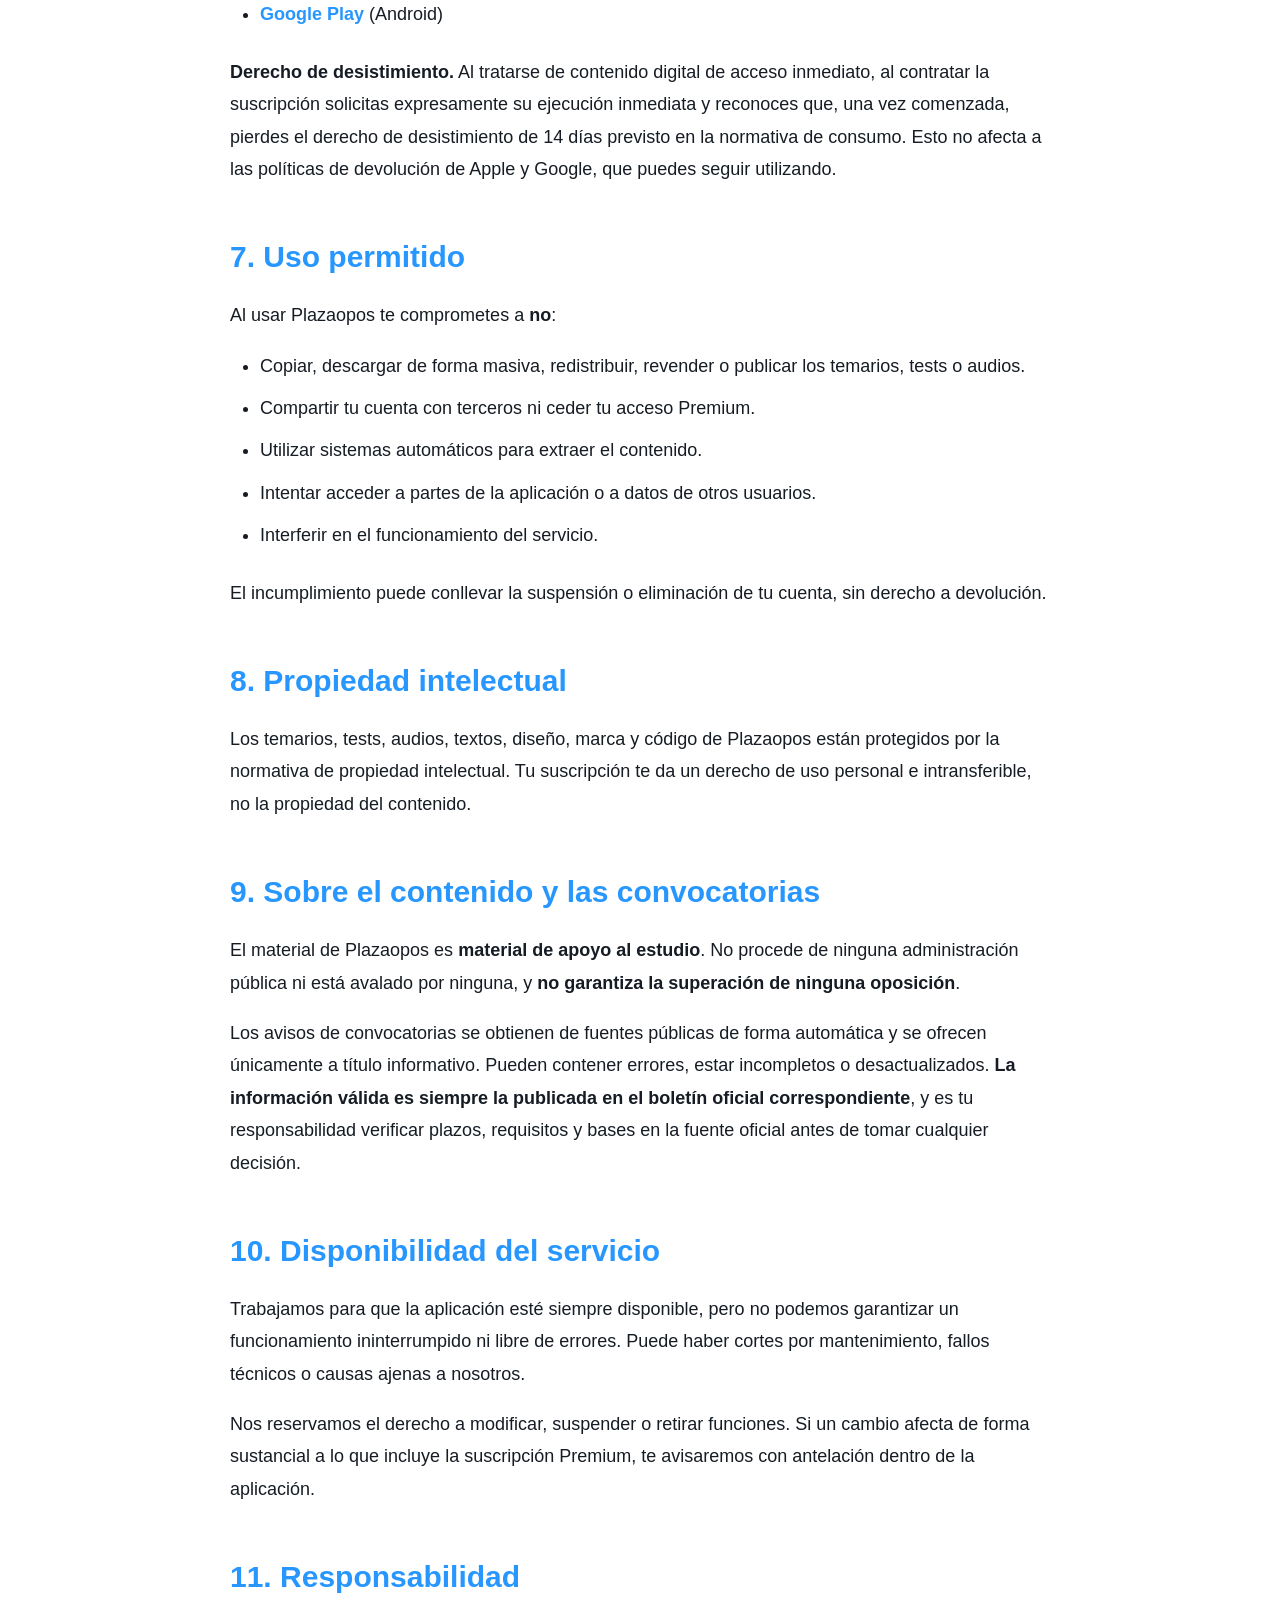
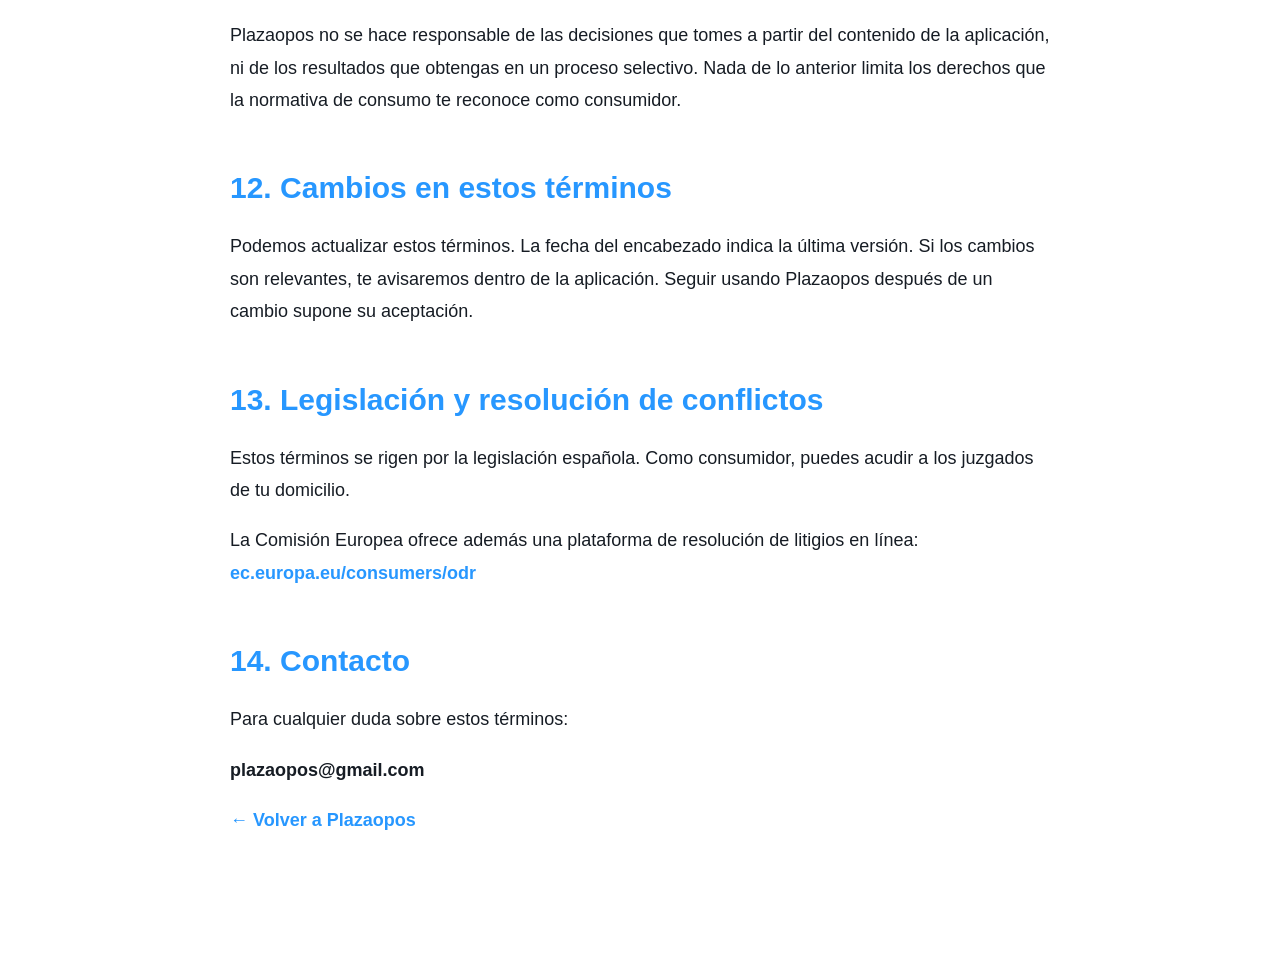
<file: terms_conditions.html>
<!DOCTYPE html>
<html lang="es">

<head>

<meta name="viewport" content="width=device-width, initial-scale=1">

<meta charset="UTF-8">

<title>Términos de uso | Plazaopos</title>

<link rel="stylesheet" href="style.css">

</head>

<body>

<header style="background:#2797ff;padding:70px 0;text-align:center;">

<img src="assets/logo_splash_100px.png"
     style="height:90px;width:auto;margin-bottom:20px;">

<h1 style="color:white;margin:0;">Términos de uso</h1>

</header>

<div class="page">

<p class="fecha">
Última actualización: Agosto de 2026
</p>

<p>
Estos términos regulan el uso de la aplicación Plazaopos. Al descargarla
o utilizarla, aceptas lo que se explica a continuación. Si no estás de
acuerdo, no uses la aplicación.
</p>


<h2>1. Titular</h2>



<ul>
<li><strong>Titular:</strong> Nuria B </li>
<li><strong>Domicilio a efectos de notificaciones:</strong> Calle Caravaca, 46021, Valencia, Spain </li>
<li><strong>Correo de contacto:</strong> plazaopos@gmail.com</li>
</ul>

<p>
Plazaopos es un nombre comercial utilizado por el titular indicado.
</p>


<h2>2. Qué es Plazaopos</h2>

<p>
Plazaopos es una aplicación de apoyo al estudio de oposiciones. Ofrece
temarios, tests de autoevaluación, versiones en audio de los temas y
avisos de convocatorias publicadas por las administraciones.
</p>


<h2>3. Tu cuenta</h2>

<ul>
<li>Para usar la aplicación debes registrarte con una dirección de
correo válida.</li>
<li>Debes tener al menos 18 años.</li>
<li>Eres responsable de mantener tu contraseña segura y de la actividad
que se realice con tu cuenta.</li>
<li>Los datos que facilites deben ser veraces.</li>
<li>Puedes eliminar tu cuenta en cualquier momento desde la propia
aplicación.</li>
</ul>


<h2>4. Versión gratuita y suscripción Premium</h2>

<p><strong>Todos los temas y todos los tests están disponibles de forma
gratuita e ilimitada</strong> para cualquier usuario, tenga suscripción
o no.</p>

<p><strong>En la versión gratuita:</strong></p>

<ul>
<li>La aplicación muestra publicidad.</li>
<li>Puedes escuchar <strong>3 audios por semana</strong>. Para reproducir
cada uno se te pedirá ver antes un anuncio.</li>
<li>El contador se reinicia todos los <strong>lunes a las 00:00</strong>
(hora peninsular española). Los audios no consumidos no se acumulan.</li>
<li>Un audio cuenta como consumido en el momento en que se desbloquea la
reproducción, independientemente de cuánto escuches después.</li>
</ul>

<p><strong>Con la suscripción Premium:</strong></p>

<ul>
<li>Desaparece toda la publicidad de la aplicación, tanto los banners
como los anuncios a pantalla completa.</li>
<li>Puedes escuchar <strong>todos los audios sin límite</strong> y sin
ver anuncios previos.</li>
</ul>


<h2>5. Precios, renovación y cancelación</h2>

<p>
Plazaopos ofrece dos modalidades de suscripción, ambas
<strong>de renovación automática</strong>:
</p>

<ul>
<li><strong>Mensual:</strong> 4,99 € al mes.</li>
<li><strong>Anual:</strong> 39,99 € al año.</li>
</ul>

<p>
Los precios pueden variar según el país y la moneda. El importe exacto
se muestra siempre antes de confirmar la compra.
</p>

<p>
<strong>Renovación automática.</strong> La suscripción se renueva de
forma automática por el mismo periodo y al mismo precio, salvo que la
canceles al menos <strong>24 horas antes</strong> de que finalice el
periodo en curso. El cargo se realiza en las 24 horas previas al inicio
del nuevo periodo.
</p>

<p>
<strong>Cómo cancelar.</strong> La gestión de la suscripción corresponde
a la tienda desde la que la contrataste:
</p>

<ul>
<li><strong>iPhone o iPad:</strong> Ajustes → tu nombre → Suscripciones →
Plazaopos → Cancelar suscripción.</li>
<li><strong>Android:</strong> Google Play → menú de tu perfil → Pagos y
suscripciones → Suscripciones → Plazaopos → Cancelar.</li>
</ul>

<p>
Al cancelar conservas el acceso Premium hasta que termine el periodo ya
pagado. No se realiza ninguna devolución proporcional por el tiempo no
consumido.
</p>

<p>
<strong>Cambios de plan.</strong> Puedes pasar de mensual a anual o al
revés desde los ajustes de tu tienda. El cambio a un plan superior es
inmediato y la tienda ajusta la diferencia; el cambio a uno inferior se
aplica al finalizar el periodo en curso.
</p>


<h2>6. Pagos y devoluciones</h2>

<p>
Los pagos los procesan <strong>Apple</strong> o <strong>Google</strong>
según el dispositivo. Plazaopos no recibe ni almacena los datos de tu
tarjeta.
</p>

<p>
<strong>Las devoluciones las gestiona la tienda</strong>, conforme a sus
propias condiciones. Puedes solicitarlas en:
</p>

<ul>
<li><a href="https://reportaproblem.apple.com">reportaproblem.apple.com</a> (Apple)</li>
<li><a href="https://play.google.com/store/account">Google Play</a> (Android)</li>
</ul>

<p>
<strong>Derecho de desistimiento.</strong> Al tratarse de contenido
digital de acceso inmediato, al contratar la suscripción solicitas
expresamente su ejecución inmediata y reconoces que, una vez comenzada,
pierdes el derecho de desistimiento de 14 días previsto en la normativa
de consumo. Esto no afecta a las políticas de devolución de Apple y
Google, que puedes seguir utilizando.
</p>


<h2>7. Uso permitido</h2>

<p>Al usar Plazaopos te comprometes a <strong>no</strong>:</p>

<ul>
<li>Copiar, descargar de forma masiva, redistribuir, revender o publicar
los temarios, tests o audios.</li>
<li>Compartir tu cuenta con terceros ni ceder tu acceso Premium.</li>
<li>Utilizar sistemas automáticos para extraer el contenido.</li>
<li>Intentar acceder a partes de la aplicación o a datos de otros
usuarios.</li>
<li>Interferir en el funcionamiento del servicio.</li>
</ul>

<p>
El incumplimiento puede conllevar la suspensión o eliminación de tu
cuenta, sin derecho a devolución.
</p>


<h2>8. Propiedad intelectual</h2>

<p>
Los temarios, tests, audios, textos, diseño, marca y código de Plazaopos
están protegidos por la normativa de propiedad intelectual. Tu
suscripción te da un derecho de uso personal e intransferible, no la
propiedad del contenido.
</p>


<h2>9. Sobre el contenido y las convocatorias</h2>

<p>
El material de Plazaopos es <strong>material de apoyo al estudio</strong>.
No procede de ninguna administración pública ni está avalado por
ninguna, y <strong>no garantiza la superación de ninguna oposición</strong>.
</p>

<p>
Los avisos de convocatorias se obtienen de fuentes públicas de forma
automática y se ofrecen únicamente a título informativo. Pueden contener
errores, estar incompletos o desactualizados.
<strong>La información válida es siempre la publicada en el boletín
oficial correspondiente</strong>, y es tu responsabilidad verificar
plazos, requisitos y bases en la fuente oficial antes de tomar cualquier
decisión.
</p>


<h2>10. Disponibilidad del servicio</h2>

<p>
Trabajamos para que la aplicación esté siempre disponible, pero no
podemos garantizar un funcionamiento ininterrumpido ni libre de errores.
Puede haber cortes por mantenimiento, fallos técnicos o causas ajenas a
nosotros.
</p>

<p>
Nos reservamos el derecho a modificar, suspender o retirar funciones. Si
un cambio afecta de forma sustancial a lo que incluye la suscripción
Premium, te avisaremos con antelación dentro de la aplicación.
</p>


<h2>11. Responsabilidad</h2>

<p>
Plazaopos no se hace responsable de las decisiones que tomes a partir
del contenido de la aplicación, ni de los resultados que obtengas en un
proceso selectivo. Nada de lo anterior limita los derechos que la
normativa de consumo te reconoce como consumidor.
</p>


<h2>12. Cambios en estos términos</h2>

<p>
Podemos actualizar estos términos. La fecha del encabezado indica la
última versión. Si los cambios son relevantes, te avisaremos dentro de
la aplicación. Seguir usando Plazaopos después de un cambio supone su
aceptación.
</p>


<h2>13. Legislación y resolución de conflictos</h2>

<p>
Estos términos se rigen por la legislación española. Como consumidor,
puedes acudir a los juzgados de tu domicilio.
</p>

<p>
La Comisión Europea ofrece además una plataforma de resolución de
litigios en línea:
<a href="https://ec.europa.eu/consumers/odr">ec.europa.eu/consumers/odr</a>
</p>


<h2>14. Contacto</h2>

<p>
Para cualquier duda sobre estos términos:
</p>

<p>
<strong>plazaopos@gmail.com</strong>
</p>

<p>
<a href="index.html">← Volver a Plazaopos</a>
</p>

</div>

</body>

</html>
</file>
<file: style.css>
*{
margin:0;
padding:0;
box-sizing:border-box;
font-family:-apple-system,BlinkMacSystemFont,"Segoe UI",sans-serif;
}

body{

background:#fff;
color:#161c24;

}

/* ===================================== */
/* HERO */
/* ===================================== */

.hero{

background:#2797ff;
width:100%;

}

.hero-content{

max-width:1550px;
margin:auto;
padding:90px 90px;

}

.hero-left{

width:100%;

}

h1{

font-size:72px;
font-weight:700;
color:#fff;
margin-bottom:22px;

}

.hero-top{

display:flex;

justify-content:space-between;

align-items:flex-start;

gap:120px;

margin-bottom:30px;

}

.hero-text{

flex:1;

max-width:1180px;

}

.subtitle{

flex:1;
max-width:1180px;

font-size:25px;
line-height:1.65;

color:#fff;

}

.logo-splash{

height:270px;

width:auto;

flex-shrink:0;

margin-left:auto;

}

/* ===================================== */
/* BOTONES */
/* ===================================== */

.buttons{

display:flex;

align-items:center;

gap:22px;

flex-wrap:nowrap;

}

.apple,
.google{

display:flex;

align-items:center;

justify-content:center;

gap:12px;

padding:18px 34px;

border-radius:14px;

font-size:18px;

font-weight:600;

text-decoration:none;

transition:.25s;

white-space:nowrap;

}

.apple{

background:white;

color:#161c24;

}

.google{

border:2px solid white;

color:white;

}

.apple:hover,
.google:hover{

transform:translateY(-3px);

box-shadow:0 12px 30px rgba(0,0,0,.18);

}

.apple i,
.google i{

font-size:22px;

width:24px;

text-align:center;

flex-shrink:0;

}

.apple .icon{

fill:#161c24;

}

.google .icon{

fill:white;

}

/* ===================================== */
/* CAPTURAS */
/* ===================================== */

.screens{

padding:110px 80px;

background:#fff;

}

.screens h2{

text-align:center;

font-size:46px;

font-weight:700;

color:#161c24;

margin-bottom:70px;

}

.gallery{

display:flex;

gap:28px;

overflow-x:auto;

padding-bottom:20px;

scroll-behavior:smooth;

}

.gallery::-webkit-scrollbar{

height:8px;

}

.gallery::-webkit-scrollbar-thumb{

background:#d8d8d8;

border-radius:20px;

}

.gallery img{

height:680px;

border-radius:30px;

box-shadow:0 20px 55px rgba(0,0,0,.12);

transition:.25s;

flex-shrink:0;

}

.gallery img:hover{

transform:translateY(-6px);

box-shadow:0 28px 65px rgba(0,0,0,.18);

}

/* ===================================== */
/* FOOTER */
/* ===================================== */

footer{

padding:55px;

display:flex;

justify-content:center;

align-items:center;

gap:40px;

border-top:1px solid #ececec;

background:white;

}

footer a{

color:#161c24;

text-decoration:none;

font-weight:500;

transition:.2s;

}

footer a:hover{

color:#2797ff;

}

footer p{

color:#888;

}

/* ===================================== */
/* PRIVACIDAD Y SOPORTE */
/* ===================================== */

.page{

max-width:900px;

margin:0 auto;

padding:70px 40px 100px;

color:#161c24;

line-height:1.8;

font-size:18px;

}

.page h1{

font-size:54px;

color:#161c24;

margin-bottom:10px;

}

.page .fecha{

font-size:16px;

color:#777;

margin-bottom:50px;

}

.page h2{

margin-top:45px;

margin-bottom:15px;

font-size:30px;

color:#2797ff;

}

.page p{

margin-bottom:18px;

}

.page ul{

margin:15px 0 25px 30px;

}

.page li{

margin-bottom:10px;

}

.page a{

color:#2797ff;

font-weight:600;

text-decoration:none;

}

.page a:hover{

text-decoration:underline;

}

.page .volver{

display:inline-block;

margin-top:40px;

}


/* ===================================== */
/* RESPONSIVE */
/* ===================================== */

@media (max-width:900px){

.hero-content{

padding:60px 25px;

}

h1{

font-size:44px;



margin-bottom:25px;

}

.hero-top{

display:flex;

flex-direction:column;

align-items:center;

text-align:center;

gap:35px;

margin-bottom:40px;

}

.subtitle{

max-width:100%;

font-size:20px;

line-height:1.55;

}

.logo-splash{

height:190px;

margin:0;

}

.buttons{

flex-direction:column;

align-items:center;

gap:18px;

}

.apple,
.google{

width:100%;

max-width:330px;

padding:18px 24px;

font-size:17px;

}

.screens{

padding:70px 20px;

}

.screens h2{

font-size:34px;

margin-bottom:40px;

}

.gallery{

gap:18px;

}

.gallery img{

width:240px;

height:auto;

}

footer{

flex-direction:column;

gap:18px;

padding:40px 20px;

text-align:center;

}

.page{

padding:50px 25px 80px;

font-size:17px;

}

.page h1{

font-size:40px;

}

.page h2{

font-size:28px;

}

}
</file>
